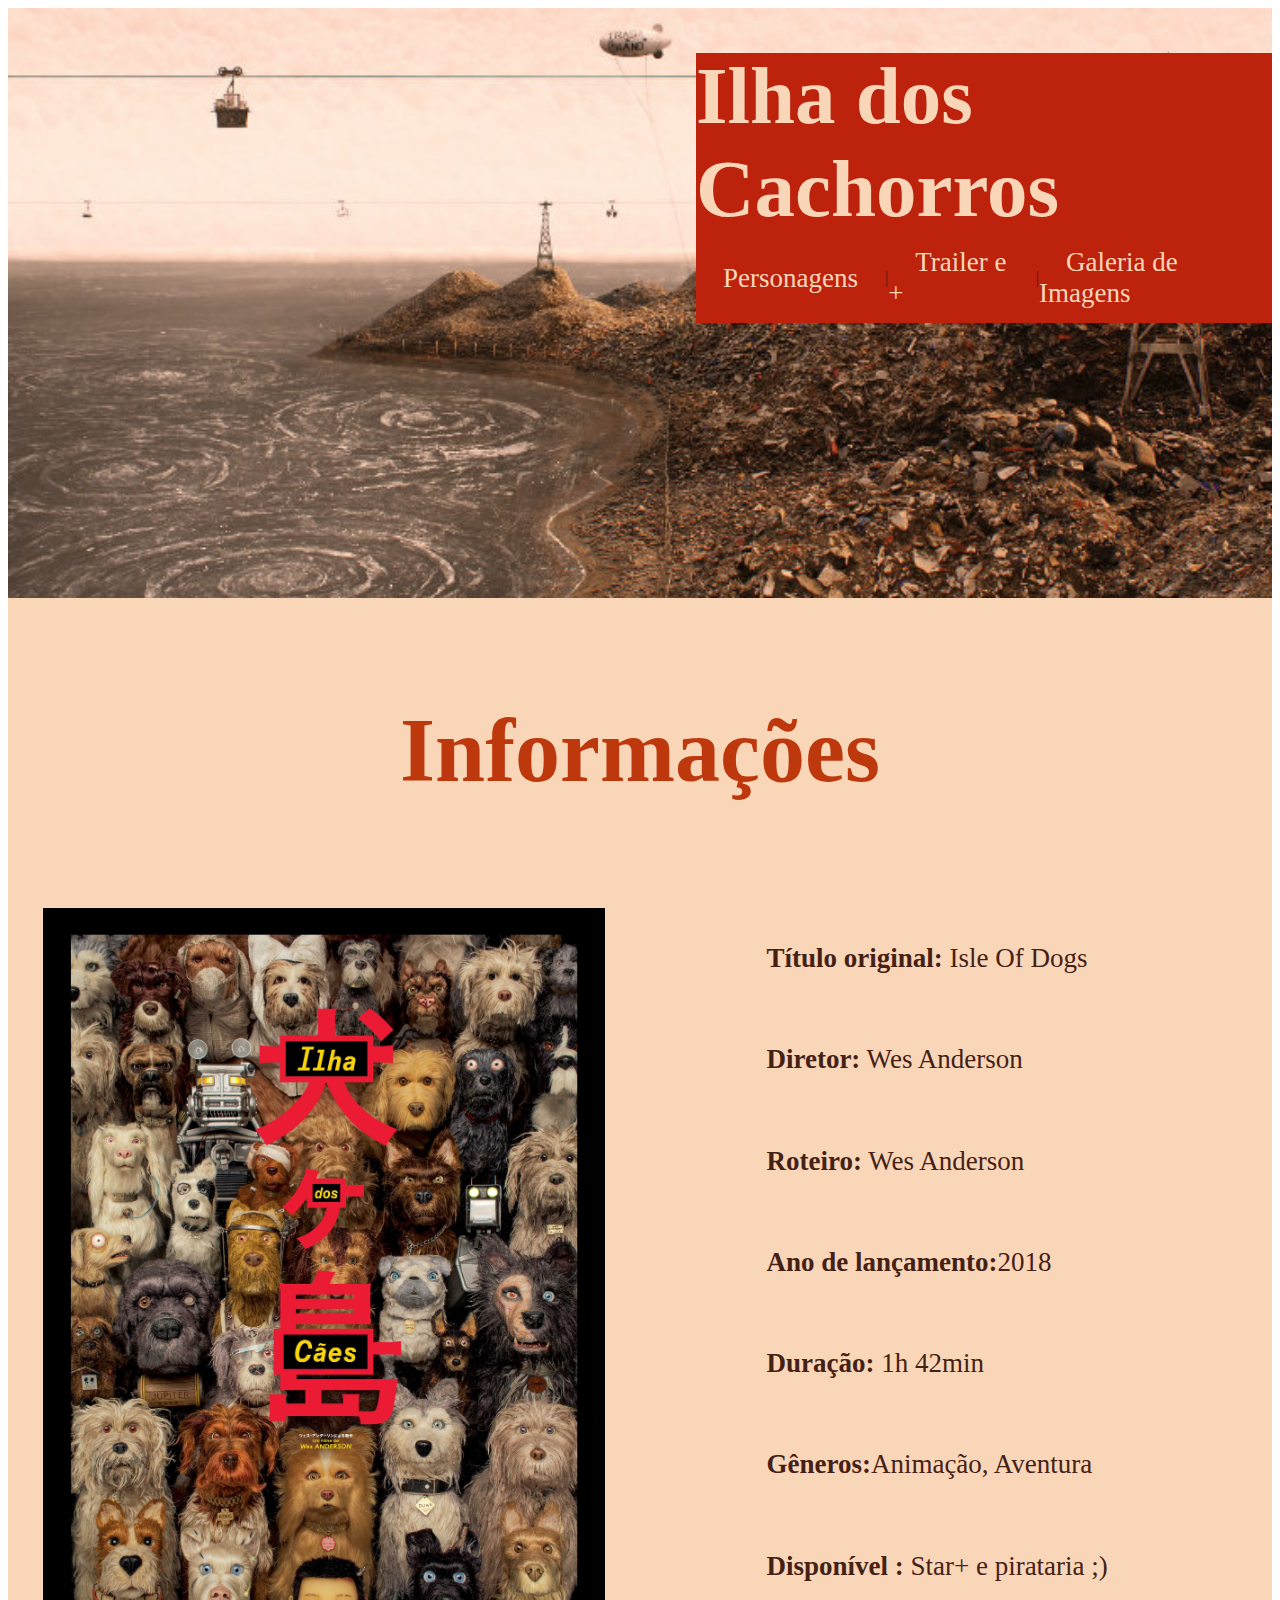
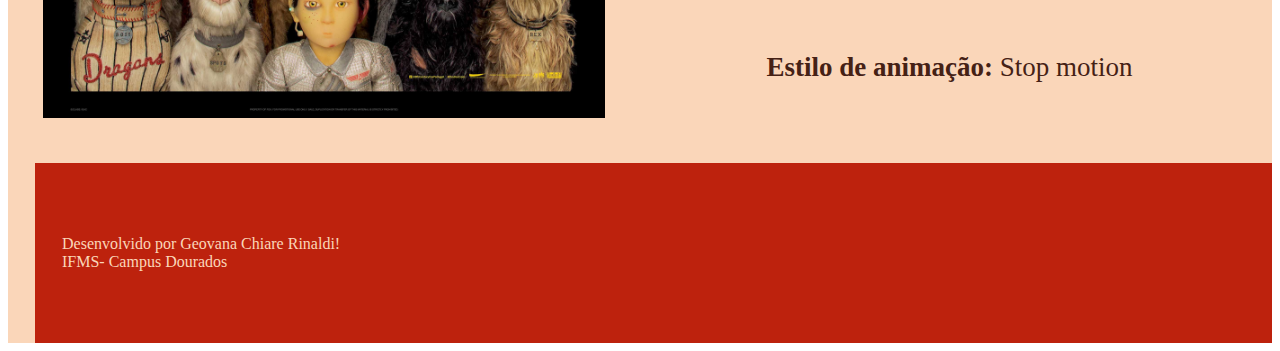
<file: index.html>
<!DOCTYPE html>
<html>
<head>
	<title>Ilha dos Cachorros</title>
	<link rel="stylesheet" type="text/css" href="css/estilo.css">
</head>
<body>
<div class="pai">

	<div class="cabecalho">
		<div class="banner">
			<img src="img/banner.jpg">

		<div class="cabeca">
			<div class="nome">
				<h1>Ilha dos  Cachorros</h1>
			</div>
			<div class="menu">
				<a href="elenco.html"><span>Personagens</span></a>
			|
				<a href="trailer.html"><span>Trailer e +</span></a>
			|
				<a href="https://film-grab.com/2020/07/13/isle-of-dogs/" target = “blank”><span>Galeria de Imagens</span></a>			</div>
		</div>
		</div>
	</div>

	<div class="titulo">
		<h2>Informações</h2> 
	</div>
	<div class="posterEinfo">
		<div class="poster">
			<img src="img/poster.jpg">
		</div>
		<div class="info">
			<span><strong>Título original:</strong> Isle Of Dogs</span>
			<span><strong>Diretor:</strong> Wes Anderson</span>
			<span><strong>Roteiro:</strong> Wes Anderson</span>
			<span><strong>Ano de lançamento:</strong>2018</span>
			<span><strong>Duração:</strong> 1h 42min</span>
			<span><strong>Gêneros:</strong>Animação, Aventura</span>
			<span><strong>Disponível :</strong> Star+ e pirataria ;)</span>
			<span><strong>Estilo de animação:</strong> Stop motion</span>
		</div>
	</div>

<!--
	<div class="titulo">
		<h2>Curiosidades</h2> 
	</div>

	<div class="outrasInfo">
		<div class="outrasInfoTexto">
		<li>msodmfsgm</li>
		<li>ibubi</li>
		</div>
	</div>
-->
	<div class="rodape">
		<div class="rodapetexto">
		<footer>Desenvolvido por Geovana Chiare Rinaldi!</footer>
		<span>IFMS- Campus Dourados</span>
		</div>
	</div>

</div>
</body>
</html>
</file>
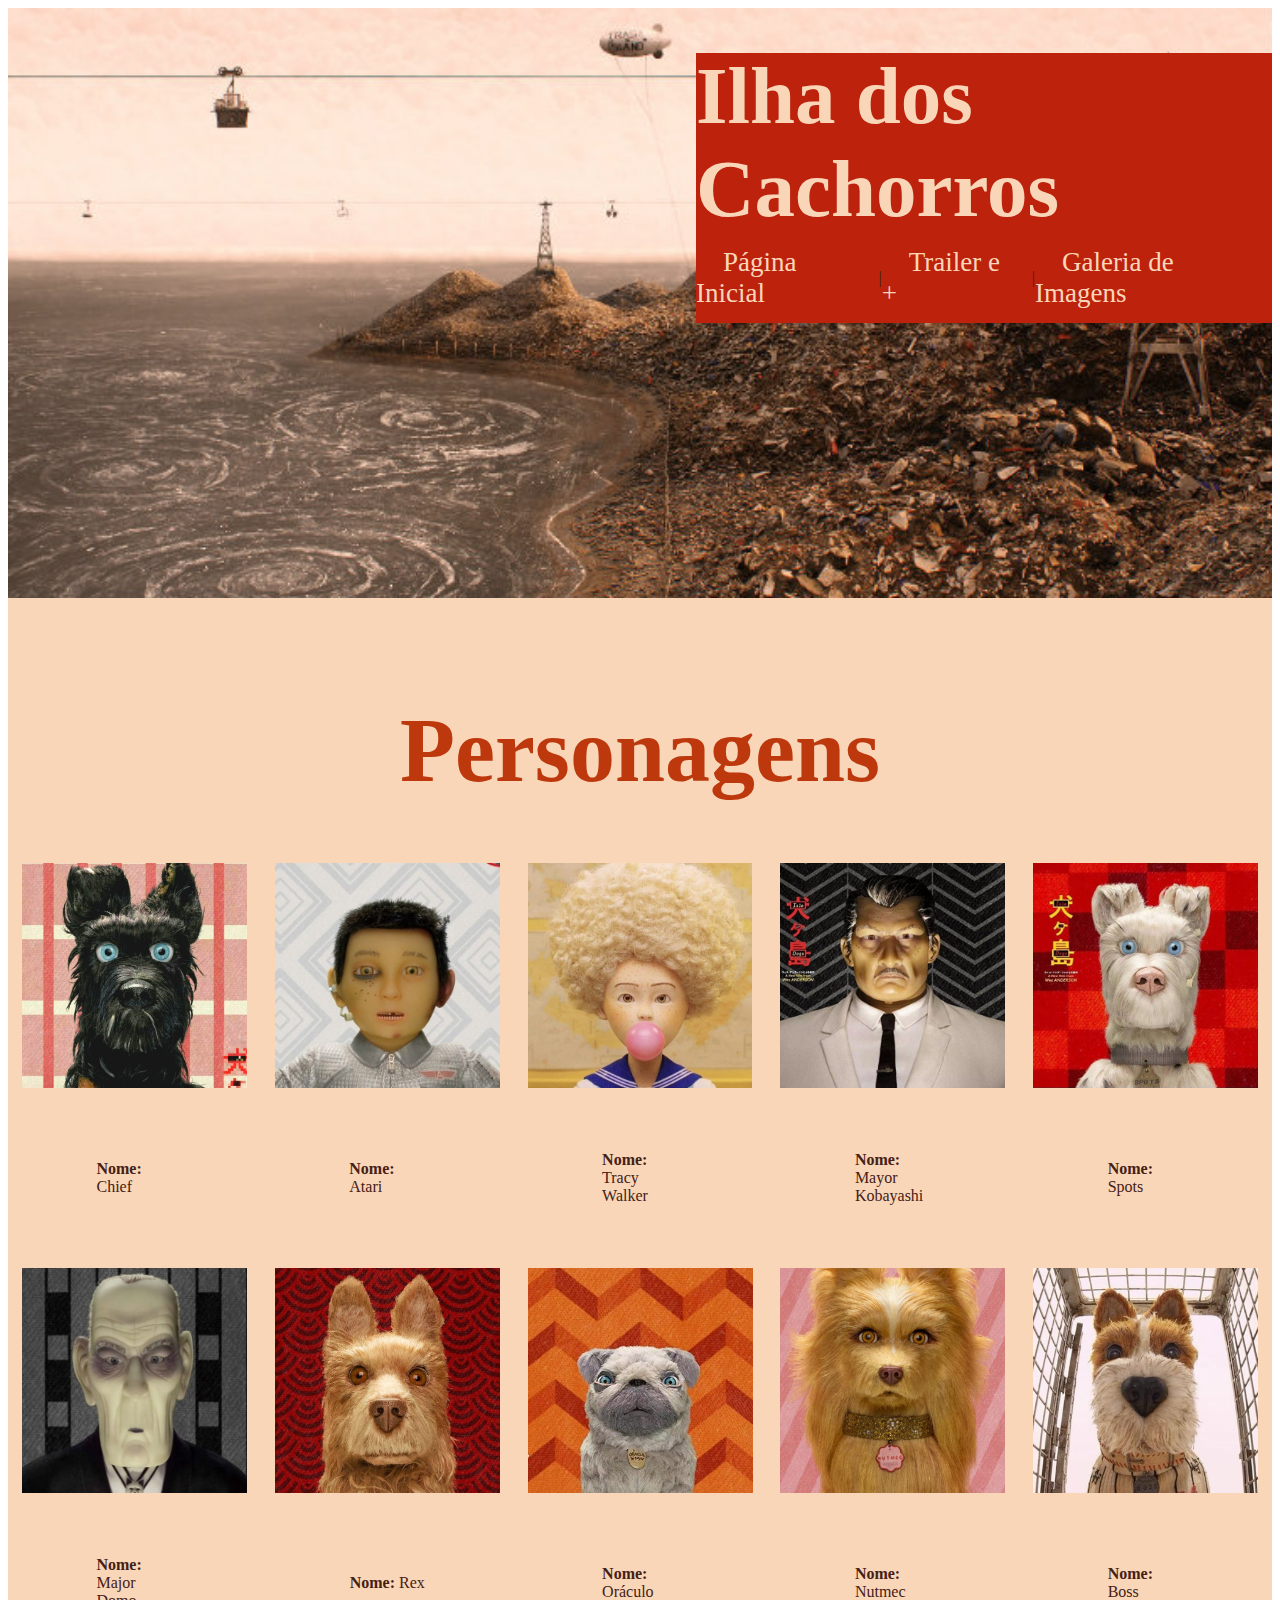
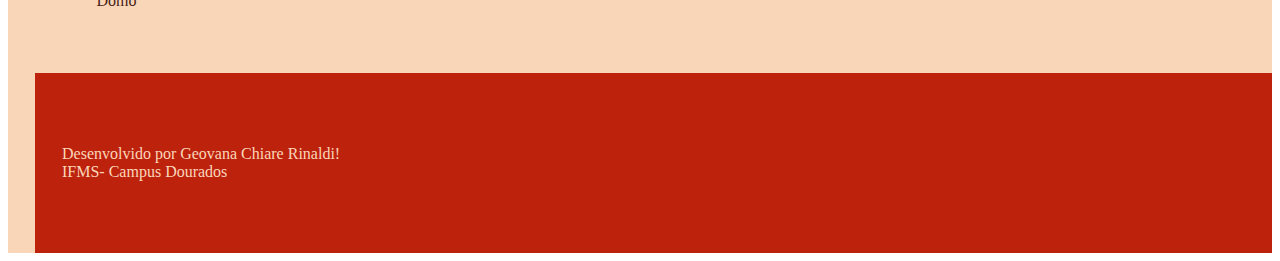
<file: elenco.html>
<!DOCTYPE html>
<html>
<head>
	<title>Ilha dos Cachorros</title>
	<link rel="stylesheet" type="text/css" href="css/estilo.css">
</head>
<body>
<div class="pai">

	<div class="cabecalho">
		<div class="banner">
			<img src="img/banner.jpg">

		<div class="cabeca">
			<div class="nome">
				<h1>Ilha dos Cachorros</h1>
			</div>
			<div class="menu">
				<a href="index.html"><span>Página Inicial</span></a>
			|
				<a href="trailer.html"><span>Trailer e +</span></a>
			|
				<a href="https://film-grab.com/2020/07/13/isle-of-dogs/" target = “blank”><span>Galeria de Imagens</span></a>
			</div>
		</div>
		</div>
	</div>

	<div class="titulo">
		<h2>Personagens</h2> 
	</div>

	<div class="personas">
			
			<div class="individuo">
			<div class="foto">
				<img src="img/Chef.jpeg">
			</div>
			<div class="detalhes">
				<span><strong>Nome:</strong> Chief</span>
			</div>
		</div>
		
			<div class="individuo">
			<div class="foto">
				<img src="img/Atari.jpeg">
			</div>
			<div class="detalhes">
				<span><strong>Nome:</strong> Atari</span>
			</div>
		</div>
		
		<div class="individuo">
			<div class="foto">
				<img src="img/TracyWalker.jpeg">
			</div>
			<div class="detalhes">
				<span><strong>Nome:</strong> Tracy Walker</span>
			</div>
		</div>

		<div class="individuo">
			<div class="foto">
				<img src="img/Kobayashi.jpeg">
			</div>
			<div class="detalhes">
				<span><strong>Nome:</strong> Mayor Kobayashi</span>
			</div>
		</div>

		<div class="individuo">
			<div class="foto">
				<img src="img/Spots.jpeg">
			</div>
			<div class="detalhes">
				<span><strong>Nome:</strong> Spots</span>
			</div>
		</div>

		<div class="individuo">
			<div class="foto">
				<img src="img/MajorDomo.jpeg">
			</div>
			<div class="detalhes">
				<span><strong>Nome:</strong> Major Domo</span>
			</div>
		</div>

		<div class="individuo">
			<div class="foto">
				<img src="img/Rex.jpeg">
			</div>
			<div class="detalhes">
				<span><strong>Nome:</strong> Rex</span>
			</div>
		</div>

		<div class="individuo">
			<div class="foto">
				<img src="img/Oráculo.jpeg">
			</div>
			<div class="detalhes">
				<span><strong>Nome:</strong> Oráculo</span>
			</div>
		</div>

		<div class="individuo">
			<div class="foto">
				<img src="img/Nutmec.jpeg">
			</div>
			<div class="detalhes">
				<span><strong>Nome:</strong> Nutmec</span>
			</div>
		</div>

		<div class="individuo">
			<div class="foto">
				<img src="img/Boss.jpeg">
			</div>
			<div class="detalhes">
				<span><strong>Nome:</strong> Boss</span>
			</div>
		</div>
		
	</div>

<div class="rodape">
		<div class="rodapetexto">
		<footer>Desenvolvido por Geovana Chiare Rinaldi!</footer>
		<span>IFMS- Campus Dourados</span>
		</div>
	</div>

</div>
</body>
</html>
</file>
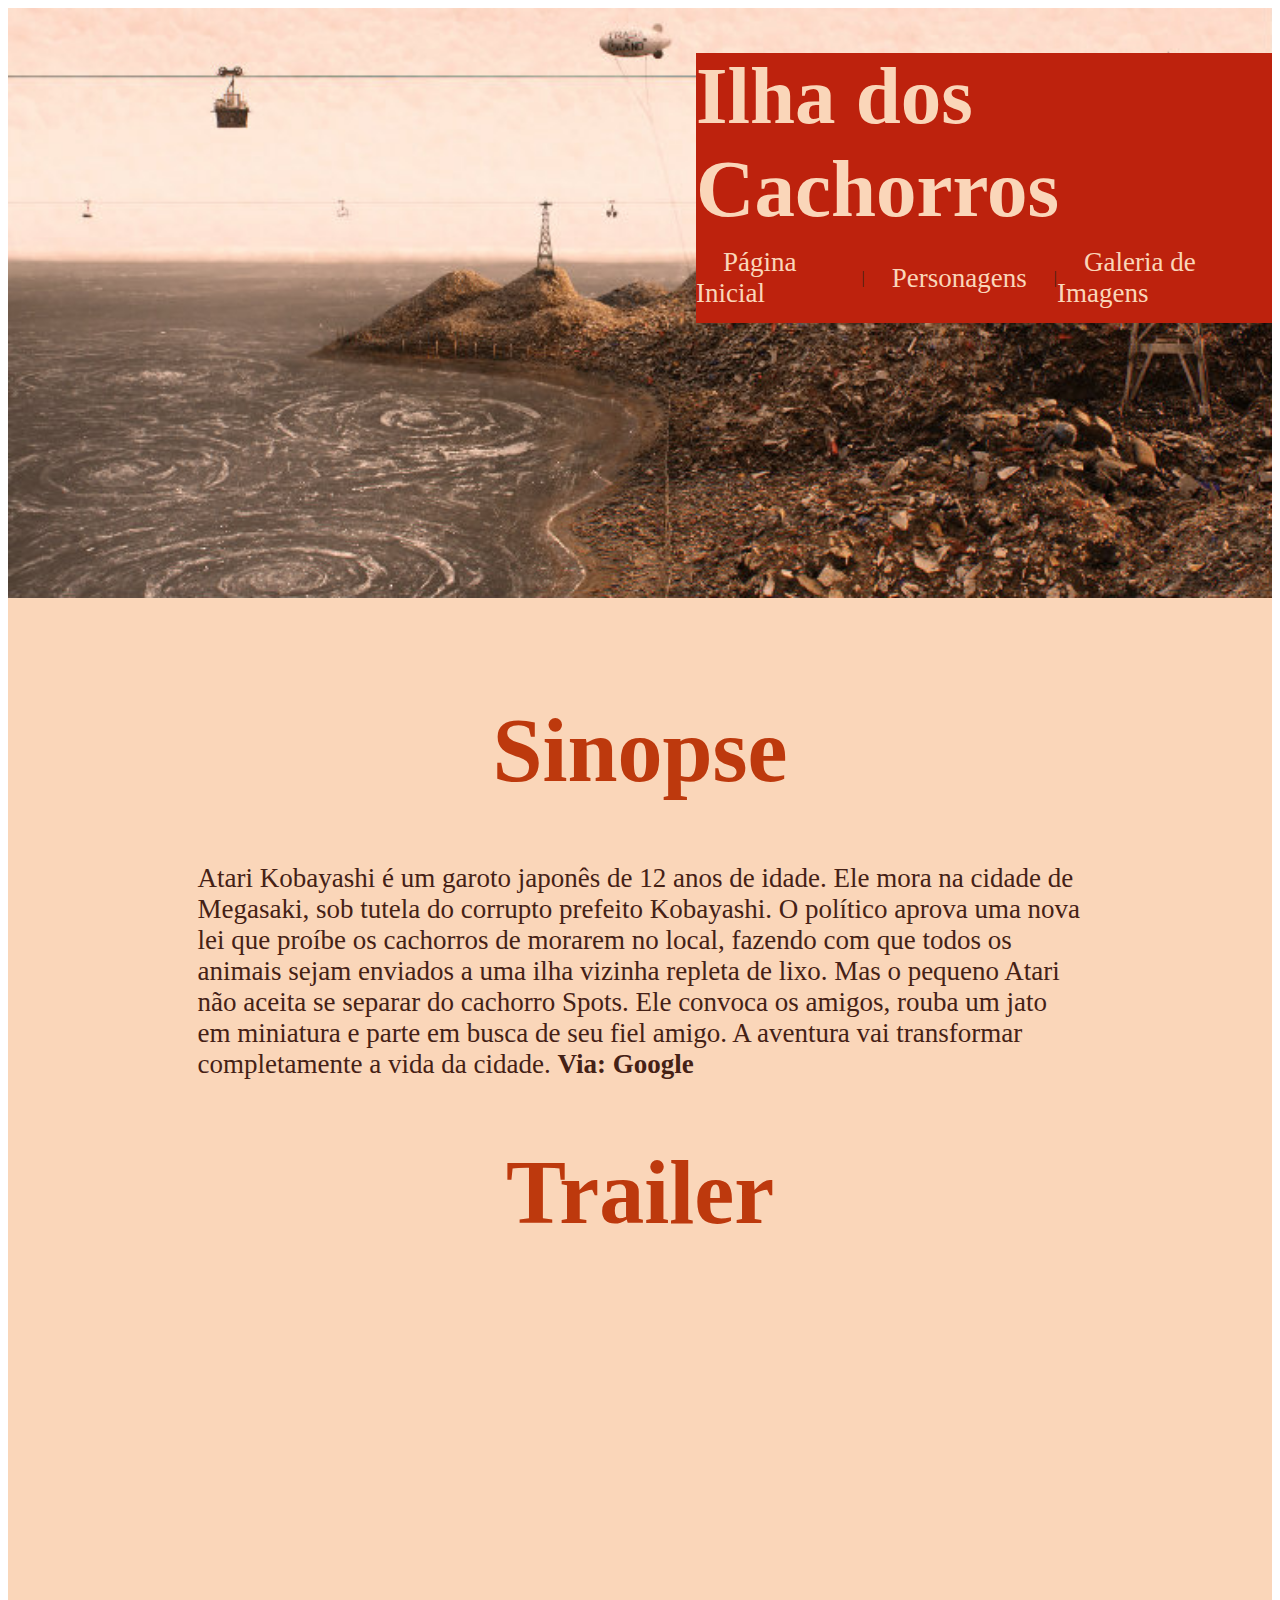
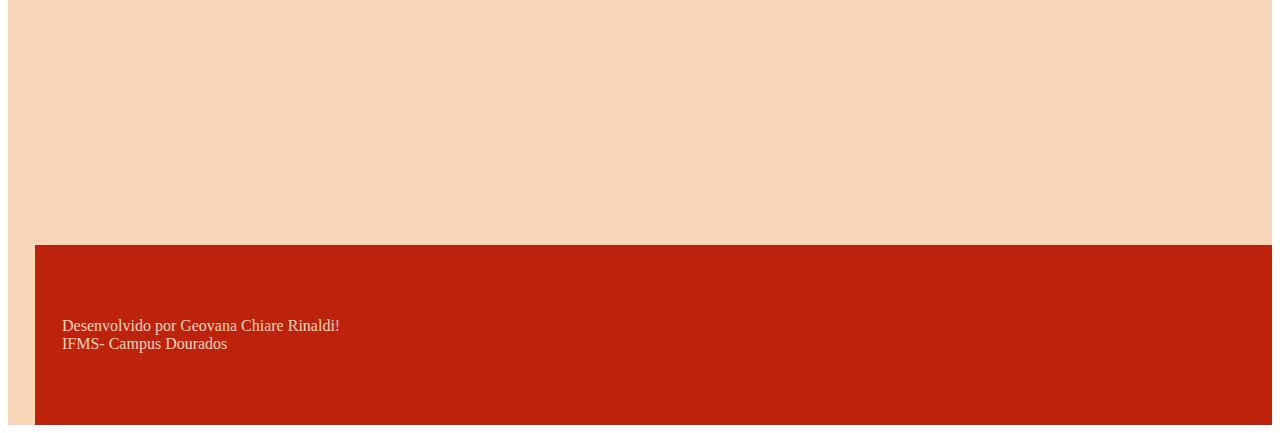
<file: trailer.html>
<!DOCTYPE html>
<html>
<head>
	<title>Ilha dos Cachorros</title>
	<link rel="stylesheet" type="text/css" href="css/estilo.css">
</head>
<body>
<div class="pai">

	<div class="cabecalho">
		<div class="banner">
			<img src="img/banner.jpg">

		<div class="cabeca">
			<div class="nome">
				<h1>Ilha dos Cachorros</h1>
			</div>
			<div class="menu">
				<a href="index.html"><span>Página Inicial</span></a>
			|
				<a href="elenco.html"><span>Personagens</span></a>
			|
				<a href="https://film-grab.com/2020/07/13/isle-of-dogs/" target = “blank”><span>Galeria de Imagens</span></a>
			</div>
		</div>
		</div>
	</div>

	<div class="titulo">
		<h2>Sinopse</h2> 
	</div>
		<div class="sinopse">
		<div class="sinotexto">
	<span> Atari Kobayashi é um garoto japonês de 12 anos de idade. Ele mora na cidade de Megasaki, sob tutela do corrupto prefeito Kobayashi. O político aprova uma nova lei que proíbe os cachorros de morarem no local, fazendo com que todos os animais sejam enviados a uma ilha vizinha repleta de lixo. Mas o pequeno Atari não aceita se separar do cachorro Spots. Ele convoca os amigos, rouba um jato em miniatura e parte em busca de seu fiel amigo. A aventura vai transformar completamente a vida da cidade. <strong>Via: Google</strong>
 </span>
		</div>
		</div>

		<div class="titulo">
		<h2>Trailer</h2> 
		</div>
		<div class="trailer">
		<div class="trailerfr">
			<iframe width="560" height="315" src="https://www.youtube.com/embed/dt__kig8PVU?si=s1BvQ48_1ytA7TkO" title="YouTube video player" frameborder="0" allow="accelerometer; autoplay; clipboard-write; encrypted-media; gyroscope; picture-in-picture; web-share" referrerpolicy="strict-origin-when-cross-origin" allowfullscreen></iframe>
		</div>
		</div>

	<div class="rodape">
		<div class="rodapetexto">
		<footer>Desenvolvido por Geovana Chiare Rinaldi!</footer>
		<span>IFMS- Campus Dourados</span>
		</div>
	</div>

</div>
</body>
</file>
<file: css/estilo.css>
body{
	color: #452115;
	font-family: serif; 
}a{
	color: transparent;
}
.pai{
	display: flex;
	flex-direction: row;
	flex-wrap: wrap;
	width: 100%;
	height: auto;
	background-color: #fad6b9;
	justify-content: center;
}.cabecalho{
		display: flex;
		width: 100%;
		height: 70vh;
		flex-direction:row;
		align-items: flex-start;
		justify-content: flex-end; 

}.banner{
		display: flex;
		width: 100%;
		height: 70vh;
		flex-direction:row;
		align-items: flex-start;
		justify-content: flex-end; 

}.banner img{
	width: 100%;
	height: auto;
}.cabeca{
	margin-top: 5vh;
	width: 45%;
	height: 30vh;
	display: flex;
	flex-direction: column;
	flex-wrap: wrap;
	align-items: flex-end;
	justify-content: space-between;
	background-color: #bd220d;
	position: absolute;
}.nome{
	margin-left: 0vh;
	display: flex;
	width: 100%;
	height: 20vh;
	justify-content: space-around;
	align-items: center;

}.nome h1{
	font-size: 9vh;
	color:#fad6b9;
}.menu{
	width: 100%;
	display: flex;
	height: 10vh;
	align-items: center;
	justify-content: flex-start;

}.menu span{
	margin-left: 3vh;
	margin-right: 3vh;
	font-size: 3vh;
	color: #fad6b9;
}

.titulo{
	display: flex;
	align-items: center;
	justify-content:center;
	width: 100%;
	height: 25vh;
	background-color: #fad6b9;
}.titulo h2{
	color: #bd390d;
	font-size: 10vh;
}

.posterEinfo{
	display: flex;
	flex-direction: row;
	width: 100%;
	height: 100vh;
	justify-content: space-between;
	align-items: center;
	background-color: #fad6b9;
}.poster{
	width: 50%;
	height: 90vh;
	display: flex;
	justify-content: center;
}.poster img{
	height: 90vh;
	width: auto;
}.info{
	width: 40%;
	height: 90vh;
	display: flex;
	flex-direction: column;
	justify-content: space-around;
	align-items: space-around;
}.info span{
	font-size: 3vh;
}
/*
.outrasInfo{
	display: flex;
	width: 90%;
	height: 120vh;
	background-color: blue;
	justify-content: center;
	align-items: center;
}.outrasInfoTexto{
	width: 90%;
	height: 115vh;
	display: flex;

	background-color: red;
}*/
.rodape{
	height: 20vh;
	width: 100%;
	display: flex;
	flex-direction: column;
	flex-wrap: wrap;
	align-items: flex-start;
	margin-left: 3vh;
	justify-content: space-around;
	background-color: #bd220d;
}.rodapetexto{
	display: flex;
	flex-direction: column;
	flex-wrap: wrap;
	align-items: flex-start;
	margin-left: 3vh;
	justify-content: space-around;
	color: #fad6b9;
}

.personas{
	width: 100%;
	height:auto;
	display: flex;
	flex-direction: row;
	flex-wrap: wrap;
	justify-content:center;
	align-items: space-around;
	background-color:#fad6b9; 
}.individuo{
	display: flex;
	flex-direction: column;
	flex-wrap: wrap;
	width: 20%;
	height: 45vh;
	justify-content: space-around;
	align-items:center;
	background-color:#fad6b9;
}.foto{
	width: 40%;
	height: 25vh;
	display: flex;
	display: flex;
	
	justify-content: center;
}.foto img{
	height: 25vh;
	width: 25vh;

}.detalhes{
	width: 30%;
	height: 20vh;
	display: flex;
	flex-direction: column;
	justify-content: center;
	align-items:center;
}
.sinopse{
	display: flex;
	width: 100%;
	height: auto; 
	background-color:#fad6b9;
	justify-content: center;
	align-items: center;

}.sinotexto{
	width: 70%;
}.sinotexto span{
	font-size: 3vh;
}

.trailer{
	display: flex;
	flex-direction: row;
	flex-wrap: wrap;
	justify-content: center;
	align-items: center;
	width: 100%;
	height: 60vh;
}
</file>
